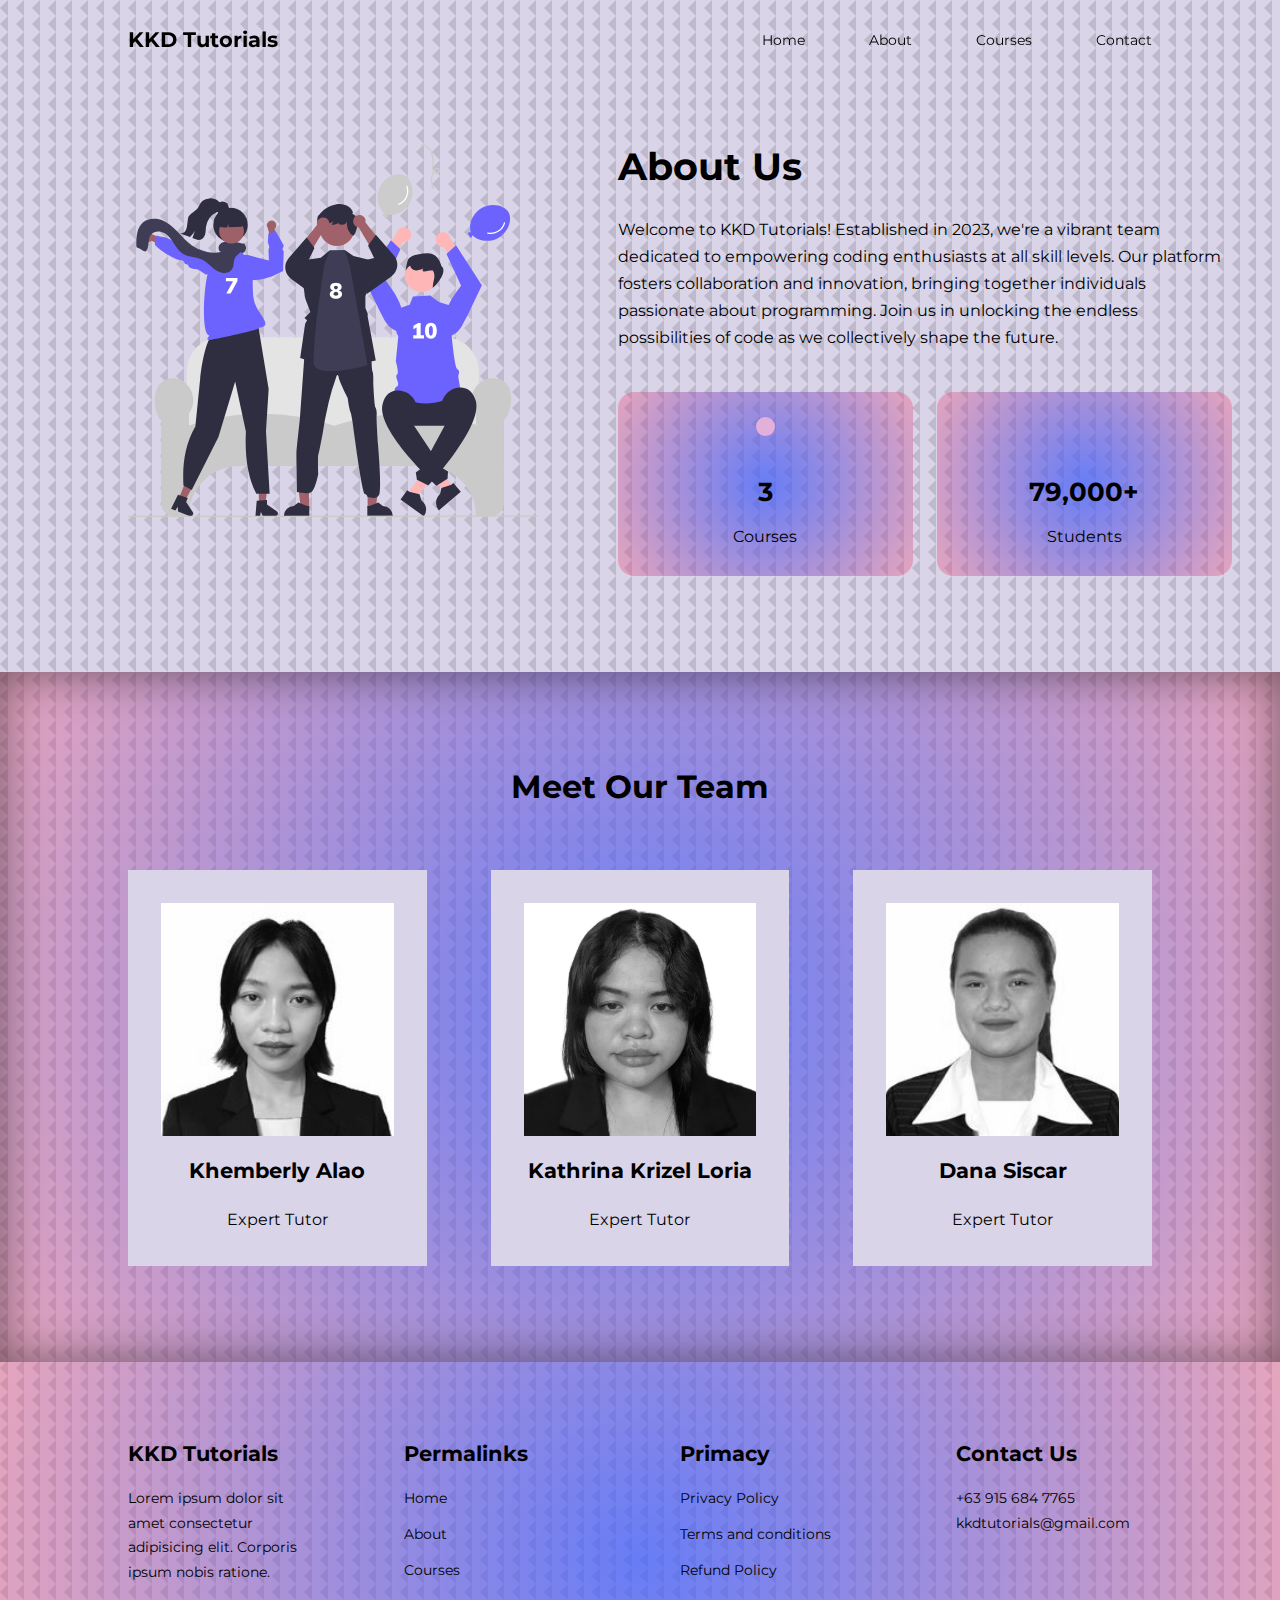
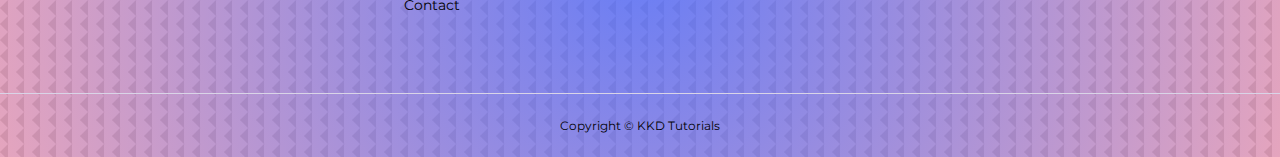
<file: Multipage Education Website/about.html>
<!DOCTYPE html>
<html lang="en">
<head>
    <meta charset="UTF-8">
    <meta http-equiv="X-UA-Compatible" content="IE=edge">
    <meta name="viewport" content="width=device-width, initial-scale=1.0">
    <title>KKD Tutorials</title>

    <!-- ICONSCOUT CDN -->
    <link rel="stylesheet" href="https://unicons.iconscout.com/release/v2.1.6/css/unicons.css">

    <!-- GOOGLE FONTS (MONTSERRAT) -->
    <link rel="preconnect" href="https://fonts.googleapis.com">
    <link rel="preconnect" href="https://fonts.gstatic.com" crossorigin>
    <link href="https://fonts.googleapis.com/css2?family=Montserrat:wght@300;400;500;600;700;800;900&display=swap" rel="stylesheet">

    <link rel="stylesheet" href="./css/style.css">
    <link rel="stylesheet" href="./css/about.css">

    <style>
        body { background-image: url("./images/bg-texture.png") }
    </style>
</head>
<body>
    <nav>
        <div class="container nav__container">
            <a href="index.html"><h4>KKD Tutorials</h4></a>
            <ul class="nav__menu">
                <li><a href="index.html">Home</a></li>
                <li><a href="about.html">About</a></li>
                <li><a href="courses.html">Courses</a></li>
                <li><a href="contact.html">Contact</a></li>
            </ul>
            <button id="open-menu-btn"><i class="uil uil-bars"></i></button>
            <button id="close-menu-btn"><i class="uil uil-multiply"></i></button>
        </div>
    </nav>
    <!--========================== END OF NAVBAR ============================-->

    <section class="about__achievements">
        <div class="container about__achievements-container">
            <div class="about__achievements-left">
                <img src="./images/about achievements.svg">
            </div>

            <div class="about__achievements-right">
                <h1>About Us</h1>
                <p>
                    Welcome to KKD Tutorials! Established in 2023, we're a vibrant team dedicated to empowering coding enthusiasts at all skill levels. Our platform fosters collaboration and innovation, bringing together individuals passionate about programming. Join us in unlocking the endless possibilities of code as we collectively shape the future.
                <div class="achievements__cards">
                    <article class="achievement__card">
                        <span class="achievement__icon">
                            <i class="uil uil-video"></i>
                        </span>
                        <h3>3</h3>
                        <p>Courses</p>
                    </article>
                    
                    <article class="achievement__card">
                        <span class="achievement__icon">
                            <i class="uil uil-users-alt"></i>
                        </span>
                        <h3>79,000+</h3>
                        <p>Students</p>
                    </article>
                </div>
            </div>
        </div>
    </section>
    <!--========================== END OF ACHIEVEMENTS ============================-->








    <section class="team">
    <h2>Meet Our Team</h2>
    <div class="container team__container">
        <article class="team__member">
        <div class="team__member-image">
            <img src="./images/khem.jpg">
        </div>
        <div class="team__member-info">
            <h4>Khemberly Alao</h4>
            <p>Expert Tutor</p>
        </div>
        <div class="team__member-socials">
            <a href="https://instagram.com"><i class="uil uil-instagram"></i></a>
            <a href="https://twitter.com"><i class="uil uil-twitter-alt"></i></a>
            <a href="https://linkedin.com"><i class="uil uil-linkedin-alt"></i></a>
        </div>
        </article>
        
        <article class="team__member">
        <div class="team__member-image">
            <img src="./images/kathrin.jpg">
        </div>
        <div class="team__member-info">
            <h4>Kathrina Krizel Loria</h4>
            <p>Expert Tutor</p>
        </div>
        <div class="team__member-socials">
            <a href="https://instagram.com"><i class="uil uil-instagram"></i></a>
            <a href="https://twitter.com"><i class="uil uil-twitter-alt"></i></a>
            <a href="https://linkedin.com"><i class="uil uil-linkedin-alt"></i></a>
        </div>
        </article>
        

        <article class="team__member">
        <div class="team__member-image">
            <img src="./images/dana.jpg">
        </div>
        <div class="team__member-info">
            <h4>Dana Siscar</h4>
            <p>Expert Tutor</p>
        </div>
        <div class="team__member-socials">
            <a href="https://instagram.com"><i class="uil uil-instagram"></i></a>
            <a href="https://twitter.com"><i class="uil uil-twitter-alt"></i></a>
            <a href="https://linkedin.com"><i class="uil uil-linkedin-alt"></i></a>
        </div>
        </article>
        

        
        </div>
    </section>
    <!--========================== END OF TEAM ============================-->


    


    

    <footer>
        <div class="container footer__container">
          <div class="footer__1">
            <a href="index.html" class="footer__logo"><h4>KKD Tutorials</h4></a>
            <p>
              Lorem ipsum dolor sit amet consectetur adipisicing elit. Corporis ipsum nobis ratione.
            </p>
          </div>
  
          <div class="footer__2">
            <h4>Permalinks</h4>
            <ul class="permalinks">
              <li><a href="index.html">Home</a></li>
              <li><a href="about.html">About</a></li>
              <li><a href="courses.html">Courses</a></li>
              <li><a href="contact.html">Contact</a></li>
            </ul>
          </div>
  
          <div class="footer__3">
            <h4>Primacy</h4>
            <ul class="privacy">
              <li><a href="#">Privacy Policy</a></li>
              <li><a href="#">Terms and conditions</a></li>
              <li><a href="#">Refund Policy</a></li>
            </ul>
          </div>
  
          <div class="footer__4">
            <h4>Contact Us</h4>
          <div>
            <p>+63 915 684 7765</p>
            <p>kkdtutorials@gmail.com</p>
          </div>

          <ul class="footer__socials">
            <li>
              <a href="#"><i class="uil uil-facebook-f"></i></a>
            </li>
            <li>
              <a href="#"><i class="uil uil-instagram-alt"></i></a>
            </li>
            <li>
              <a href="#"><i class="uil uil-twitter"></i></a>
            </li>
            <li>
              <a href="#"><i class="uil uil-linkedin-alt"></i></a>
            </li>
          </ul>
        </div>
      </div>
      <div class="footer__copyright">
        <small>Copyright &copy; KKD Tutorials</small>
      </div>
      </footer>


      <script src="./main.js"></script>
</body>
</html>
</file>
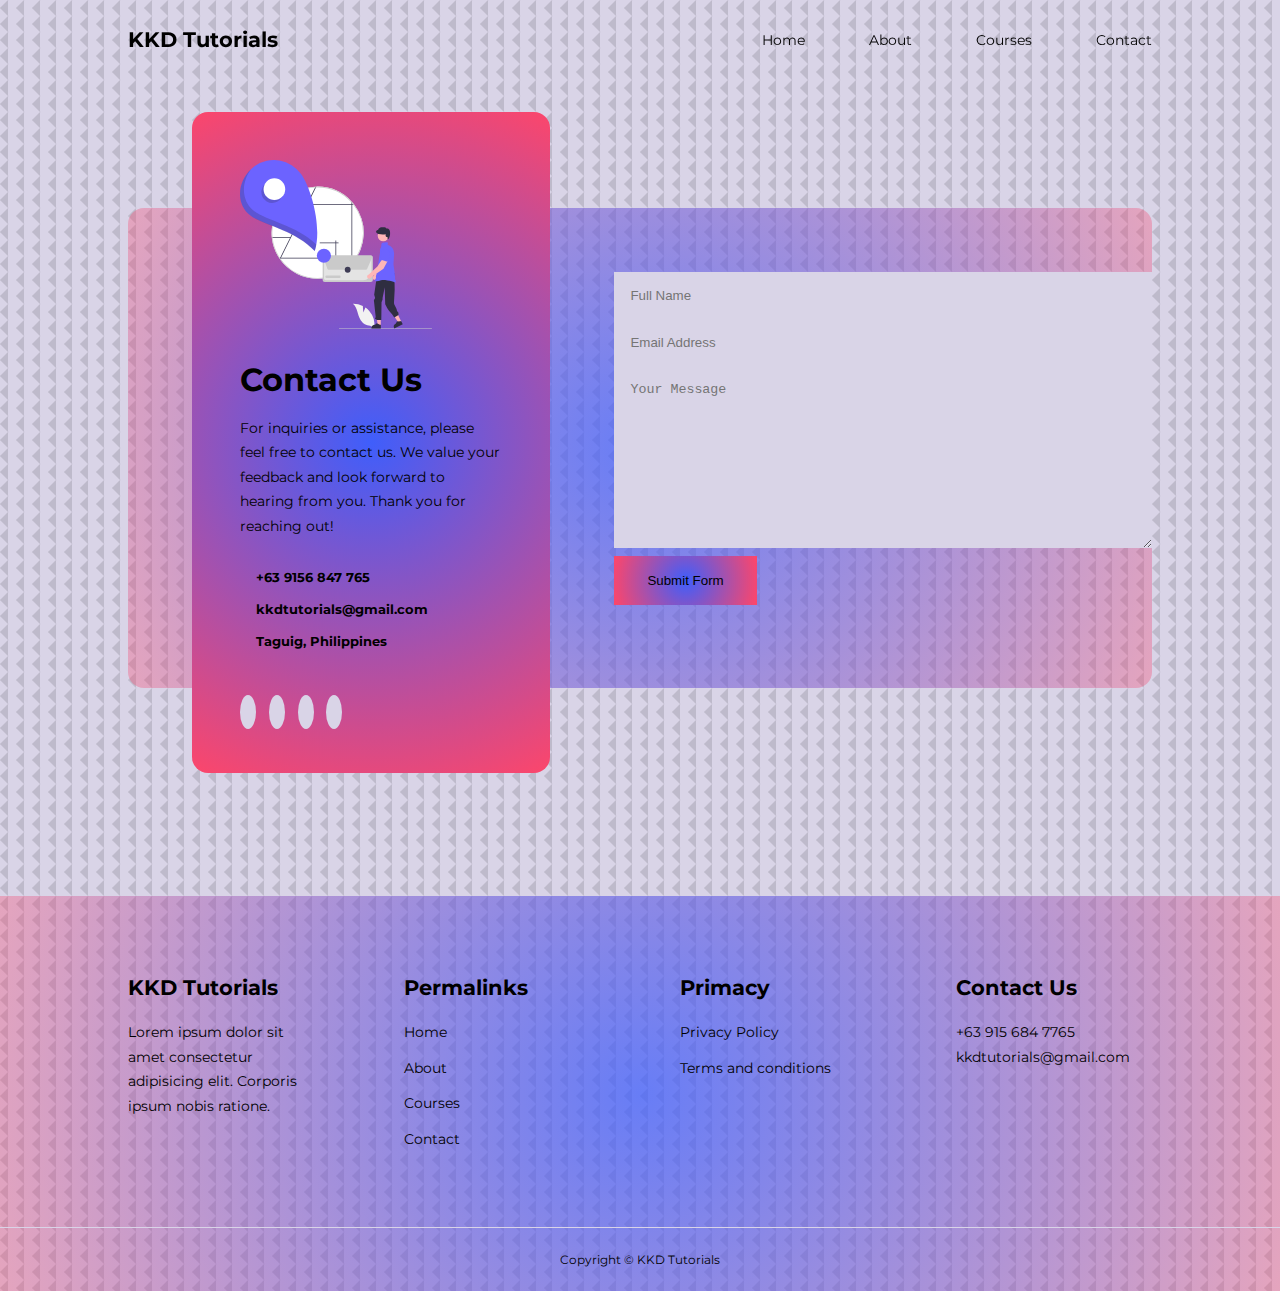
<file: Multipage Education Website/contact.html>
<!DOCTYPE html>
<html lang="en">
<head>
    <meta charset="UTF-8">
    <meta http-equiv="X-UA-Compatible" content="IE=edge">
    <meta name="viewport" content="width=device-width, initial-scale=1.0">
    <title>KKD Tutorials</title>

    <!-- ICONSCOUT CDN -->
    <link rel="stylesheet" href="https://unicons.iconscout.com/release/v2.1.6/css/unicons.css">

    <!-- GOOGLE FONTS (MONTSERRAT) -->
    <link rel="preconnect" href="https://fonts.googleapis.com">
    <link rel="preconnect" href="https://fonts.gstatic.com" crossorigin>
    <link href="https://fonts.googleapis.com/css2?family=Montserrat:wght@300;400;500;600;700;800;900&display=swap" rel="stylesheet">

    <link rel="stylesheet" href="./css/style.css">
    <link rel="stylesheet" href="./css/contact.css">

    <style>
        body { background-image: url("./images/bg-texture.png") }
    </style>
</head>
<body>
    <nav>
        <div class="container nav__container">
            <a href="index.html"><h4>KKD Tutorials</h4></a>
            <ul class="nav__menu">
                <li><a href="index.html">Home</a></li>
                <li><a href="about.html">About</a></li>
                <li><a href="courses.html">Courses</a></li>
                <li><a href="contact.html">Contact</a></li>
            </ul>
            <button id="open-menu-btn"><i class="uil uil-bars"></i></button>
            <button id="close-menu-btn"><i class="uil uil-multiply"></i></button>
        </div>
    </nav>
    <!--========================== END OF NAVBAR ============================-->









    <section class="contact">
        <div class="container contact__container">
        <aside class="contact__aside">
            <div class="aside__image">
                <img src="./images/contact.svg">
            </div>
            <h2>Contact Us</h2>
            <p>
              For inquiries or assistance, please feel free to contact us. We value your feedback and look forward to hearing from you. Thank you for reaching out!
            </p>
            <ul class="contact__details">
                <li>
                <i class="uil uil-phone-times"></i>
                <h5>+63 9156 847 765</h5>
                </li>
                <li>
                <i class="uil uil-envelope"></i>
                <h5>kkdtutorials@gmail.com</h5>
                </li>
                <li>
                <i class="uil uil-location-point"></i>
                <h5>Taguig, Philippines</h5>
                </li>
            </ul>
            <ul class="contact__socials">
                <li> <a href="https://facebook.com"><i class="uil uil-facebook-f"></i></a> </li>
                <li> <a href="https://instagram.com"><i class="uil uil-instagram"></i></a> </li>
                <li> <a href="https://twitter.com"><i class="uil uil-twitter"></i></a> </li>
                <li> <a href="https://linkedin.com"><i class="uil uil-linkedin-alt"></i></a> </li>
            </ul>
            </aside>
            <form target="_blank" action="https://formsubmit.co/kkdtutorialsa@gmail.com" method="POST">
                    <input type="text" name="name" class="form-control" placeholder="Full Name" required>
                    <input type="email" name="email" class="form-control" placeholder="Email Address" required>
                <textarea placeholder="Your Message" class="form-control" name="message" rows="10" required></textarea>
              <button type="submit" class="btn btn-lg btn-dark btn-block">Submit Form</button>
            </form>
        </div>
    </section>
    <footer>
        <div class="container footer__container">
          <div class="footer__1">
            <a href="index.html" class="footer__logo"><h4>KKD Tutorials</h4></a>
            <p>
              Lorem ipsum dolor sit amet consectetur adipisicing elit. Corporis ipsum nobis ratione.
            </p>
          </div>
  
          <div class="footer__2">
            <h4>Permalinks</h4>
            <ul class="permalinks">
              <li><a href="index.html">Home</a></li>
              <li><a href="about.html">About</a></li>
              <li><a href="courses.html">Courses</a></li>
              <li><a href="contact.html">Contact</a></li>
            </ul>
          </div>
  
          <div class="footer__3">
            <h4>Primacy</h4>
            <ul class="privacy">
              <li><a href="#">Privacy Policy</a></li>
              <li><a href="#">Terms and conditions</a></li>
            </ul>
          </div>
  
          <div class="footer__4">
            <h4>Contact Us</h4>
            <div>
              <p>+63 915 684 7765</p>
              <p>kkdtutorials@gmail.com</p>
            </div>
  
            <ul class="footer__socials">
              <li>
                <a href="#"><i class="uil uil-facebook-f"></i></a>
              </li>
              <li>
                <a href="#"><i class="uil uil-instagram-alt"></i></a>
              </li>
              <li>
                <a href="#"><i class="uil uil-twitter"></i></a>
              </li>
              <li>
                <a href="#"><i class="uil uil-linkedin-alt"></i></a>
              </li>
            </ul>
          </div>
        </div>
        <div class="footer__copyright">
          <small>Copyright &copy; KKD Tutorials</small>
        </div>
      </footer>


      <script src="./main.js"></script>
</body>
</html>
</file>
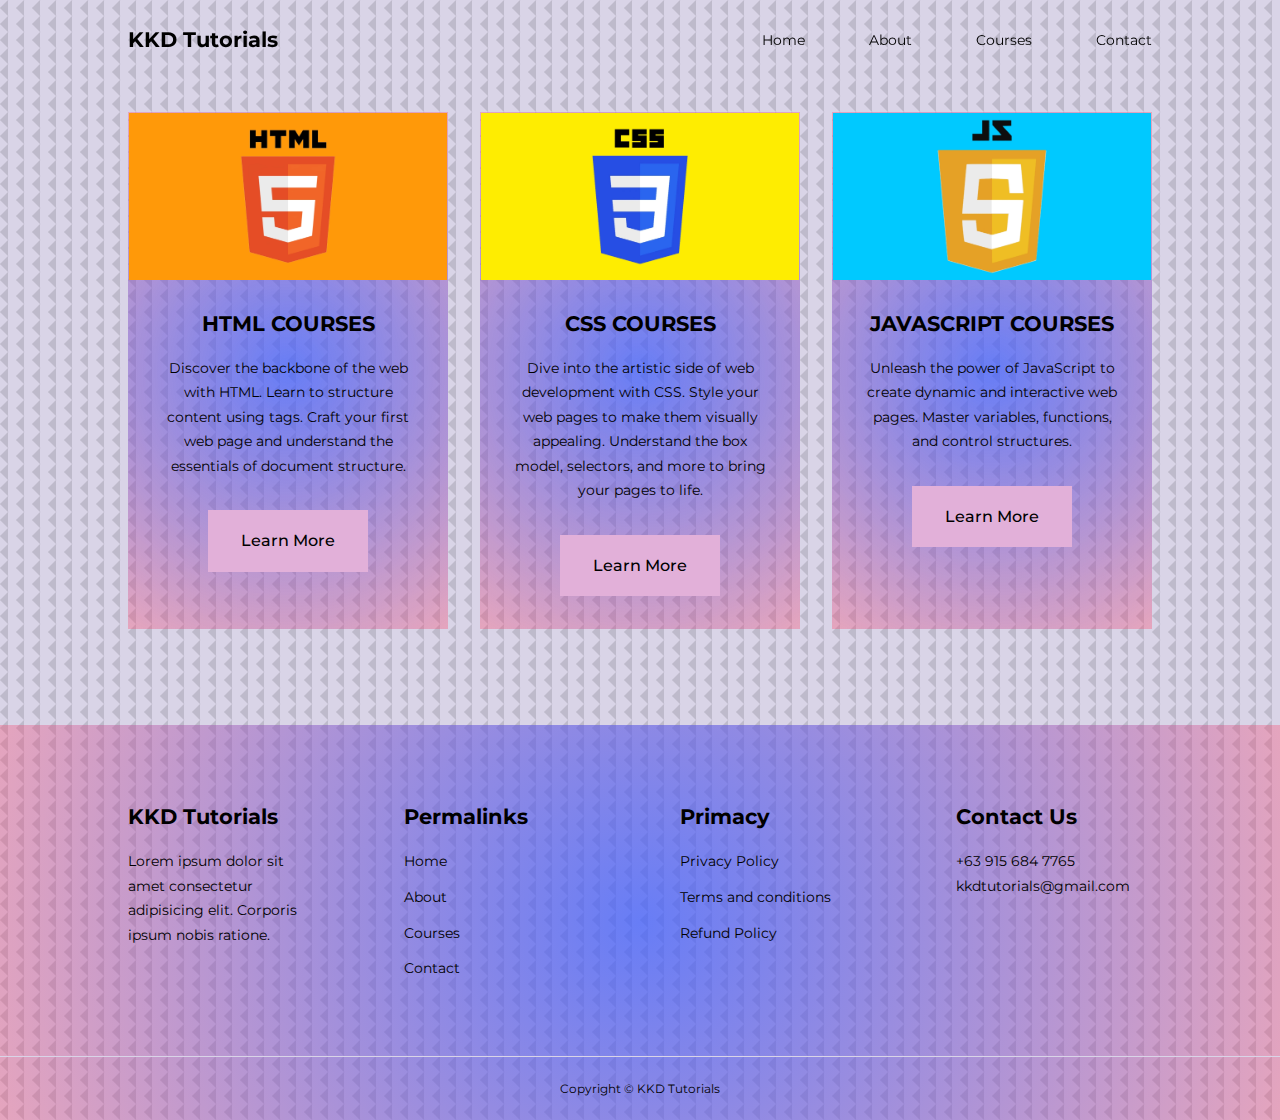
<file: Multipage Education Website/courses.html>
<!DOCTYPE html>
<html lang="en">
<head>
    <meta charset="UTF-8">
    <meta http-equiv="X-UA-Compatible" content="IE=edge">
    <meta name="viewport" content="width=device-width, initial-scale=1.0">
    <title>KKD Tutorials</title>
    <!-- ICONSCOUT CDN -->
    <link rel="stylesheet" href="https://unicons.iconscout.com/release/v2.1.6/css/unicons.css">

    <!-- GOOGLE FONTS (MONTSERRAT)-->
    <link rel="preconnect" href="https://fonts.googleapis.com">
    <link rel="preconnect" href="https://fonts.gstatic.com" crossorigin>
    <link href="https://fonts.googleapis.com/css2?family=Montserrat:wght@300;400;500;600;700;800;900&display=swap" rel="stylesheet">

    <!-- STYLESHEETS -->
    <link rel="stylesheet" href="./css/style.css">
    <style>
      body { background-image: url("./images/bg-texture.png") }
      .courses { margin-top: 1rem  }
    </style>
</head>
<body>
    <nav>
        <div class="container nav__container">
            <a href="index.html" class="nav__logo"><h4>KKD Tutorials</h4></a>
            <ul class="nav__menu">
                <li><a href="index.html">Home</a></li>
                <li><a href="about.html">About</a></li>
                <li><a href="courses.html">Courses</a></li>
                <li><a href="contact.html">Contact</a></li>
            </ul>
            <button id="open-menu-btn"><i class="uil uil-bars"></i></button>
            <button id="close-menu-btn"><i class="uil uil-multiply"></i></button>
        </div>
    </nav>
    <!--====================== END OF NAV =====================-->






    
    <section class="courses">
      <div class="container courses__container">
        <article class="course">
          <div class="course__image">
            <img src="./images/html.jpg" />
          </div>
          <div class="course__info">
            <h4>HTML COURSES</h4>
            <p>
              Discover the backbone of the web with HTML.
Learn to structure content using tags.
Craft your first web page and understand the essentials of document structure.
            </p>
            <a href="html2.html" class="btn btn-primary">Learn More</a>
          </div>
        </article>
        

        <article class="course">
          <div class="course__image">
            <img src="./images/css.jpg" />
          </div>
          <div class="course__info">
            <h4>CSS COURSES</h4>
            <p>
              Dive into the artistic side of web development with CSS.
              Style your web pages to make them visually appealing.
              Understand the box model, selectors, and more to bring your pages to life.
            </p>
            <a href="css.html" class="btn btn-primary">Learn More</a>
          </div>
        </article>

        <article class="course">
          <div class="course__image">
            <img src="./images/js.jpg" />
          </div>
          <div class="course__info">
            <h4>JAVASCRIPT COURSES</h4>
            <p>
              Unleash the power of JavaScript to create dynamic and interactive web pages.
Master variables, functions, and control structures.
</p>
            <a href="js.html" class="btn btn-primary">Learn More</a>
          </div>
        </article>
      </div>
    </section>
    <!--END OF COURSES-->

    <footer class="footer">
      <div class="container footer__container">
        <div class="footer__1">
          <a href="index.html" class="footer__logo"><h4>KKD Tutorials</h4></a>
          <p>
            Lorem ipsum dolor sit amet consectetur adipisicing elit. Corporis ipsum nobis ratione.
          </p>
        </div>

        <div class="footer__2">
          <h4>Permalinks</h4>
          <ul class="permalinks">
            <li><a href="index.html">Home</a></li>
            <li><a href="about.html">About</a></li>
            <li><a href="courses.html">Courses</a></li>
            <li><a href="contact.html">Contact</a></li>
          </ul>
        </div>

        <div class="footer__3">
          <h4>Primacy</h4>
          <ul class="privacy">
            <li><a href="#">Privacy Policy</a></li>
            <li><a href="#">Terms and conditions</a></li>
            <li><a href="#">Refund Policy</a></li>
          </ul>
        </div>

        <div class="footer__4">
          <h4>Contact Us</h4>
          <div>
            <p>+63 915 684 7765</p>
            <p>kkdtutorials@gmail.com</p>
          </div>

          <ul class="footer__socials">
            <li>
              <a href="#"><i class="uil uil-facebook-f"></i></a>
            </li>
            <li>
              <a href="#"><i class="uil uil-instagram-alt"></i></a>
            </li>
            <li>
              <a href="#"><i class="uil uil-twitter"></i></a>
            </li>
            <li>
              <a href="#"><i class="uil uil-linkedin-alt"></i></a>
            </li>
          </ul>
        </div>
      </div>
      <div class="footer__copyright">
        <small>Copyright &copy; KKD Tutorials</small>
      </div>
    </footer>
  
  
      <script src="./main.js"></script>
  </body>
  </html>
</file>
<file: Multipage Education Website/css/style.css>
* {
  margin: 0;
  padding: 0;
  border: 0;
  outline: 0;
  text-decoration: none;
  list-style: none;
  box-sizing: border-box;
}

:root {
  --color-primary: radial-gradient(circle, rgba(63,94,251,1) 0%, rgba(252,70,107,1) 100%);
  --color-success:rgba(231, 230, 231, 0);
  --color-warning: #000000;
  --color-danger:  #e2b0d9;
  --color-danger-variant: rgba(255, 255, 255, 0);
  --color-white:   radial-gradient(circle, rgba(63,94,251,1) 0%, rgba(252,70,107,1) 100%);;
  --color-light: rgb(0, 0, 0);
  --color-black: #000000;
  --color-bg:#d9d4e7;
  --color-bg1: radial-gradient(circle, rgba(63,94,251,0.7357317927170868) 0%, rgba(252,70,107,0.335171568627451) 100%);
  --color-bg2: #d9d4e7;
  --container-width-lg: 80%;
  --container-width-md: 90%;
  --container-width-sm: 94%;

  --transition: all 400ms ease;
}

body {
  font-family: "Montserrat", sans-serif;
  line-height: 1.7;
  color: var(--color-white);
  background: var(--color-bg);
}

.container {
  width: var(--container-width-lg);
  margin: 0 auto;
}

section {
  padding: 6rem 0;
}

section h2 {
  text-align: center;
  margin-bottom: 4rem;
}

h1,
h2,
h3,
h4,
h5 {
  line-height: 1.2;
}

h1 {
  font-size: 2.4rem;
}

h2 {
  font-size: 2rem;
}

h3 {
  font-size: 1.6rem;
}

h4 {
  font-size: 1.3rem;
}

a {
  color: var(--color-white);
}

img {
  width: 100%;
  display: block;
  object-fit: cover;
}

.btn {
  display: inline-block;
  background: var(--color-white);
  color: var(--color-black);
  padding: 1rem 2rem;
  border: 1px solid transparent;
  font-weight: 500;
  transition: var(--transition);
}

.btn:hover {
  background: transparent;
  color: var(--color-white);
  border-color: var(--color-white);
}

.btn-primary {
  background: var(--color-danger);
  color: var(--color-white);
}

/* =================== NAVBAR ===================== */
nav {
  background: transparent;
  width: 100vw;
  height: 5rem;
  position: fixed;
  top: 0;
  z-index: 11;
}

/* change navbar styles on scroll using javascript */
.window-scroll {
  background: var(--color-primary);
  box-shadow: 0 1rem 2rem rgba(0, 0, 0, 0.2);
}

.nav__container {
  height: 100%;
  display: flex;
  justify-content: space-between;
  align-items: center;
}

nav button {
  display: none;
}

.nav__menu {
  display: flex;
  align-items: center;
  gap: 4rem;
}

.nav__menu a {
  font-size: 0.9rem;
  transition: var(--transition);
}

.nav__menu a:hover {
  color: var(--color-bg2);
}

/* =================== HEADER ===================== */
header {
  position: relative;
  top: 5rem;
  overflow: hidden;
  height: 70vh;
  margin-bottom: 5rem;
}

.header__container {
  display: grid;
  grid-template-columns: 1fr 1fr;
  align-items: center;
  gap: 5rem;
  height: 100%;
}

.header__left p {
  margin: 1rem 0 2.4rem;
}

/* =================== CATEGORIES ===================== */
.categories {
  background: var(--color-bg1);
  height: 32rem;
}

.categories h1 {
  line-height: 1;
  margin-bottom: 3rem;
}

.categories__container {
  display: grid;
  grid-template-columns: 40% 60%;
}

.categories__left {
  margin-right: 4rem;
}

.categories__left p {
  margin: 1rem 0 3rem;
}

.categories__right {
  display: grid;
  grid-template-columns: repeat(3, 1fr);
  gap: 1.2rem;
}

.category {
  background: var(--color-bg2);
  padding: 2rem;
  border-radius: 2rem;
  transition: var(--transition);
}

.category:hover {
  box-shadow: 0 3rem 3rem rgba(0, 0, 0, 0.3);
  z-index: 1;
}

.category:nth-child(2) .category__icon {
  background: var(--color-danger);
}

.category:nth-child(3) .category__icon {
  background: var(--color-success);
}

.category:nth-child(4) .category__icon {
  background: var(--color-warning);
}

.category:nth-child(5) .category__icon {
  background: var(--color-success);
}

.category__icon {
  background: var(--color-primary);
  padding: 0.7rem;
  border-radius: 0.9rem;
}

.category h5 {
  margin: 2rem 0 1rem;
}

.category p {
  font-size: 0.85rem;
}

/* =================== POPULAR COURSES ===================== */
.courses {
  margin-top: 10rem;
}

.courses__container {
  display: grid;
  grid-template-columns: repeat(3, 1fr);
  gap: 2rem;
}

.course {
  background: var(--color-bg1);
  text-align: center;
  border: 1px solid transparent;
  transition: var(--transition);
}

.course:hover {
  background: transparent;
  border-color: var(--color-primary);
}

.course__info {
  padding: 2rem;
}

.course__info p {
  margin: 1.2rem 0 2rem;
  font-size: 0.9rem;
}

/* =================== FAQs ===================== */
.faqs {
  background: var(--color-bg1);
  box-shadow: inset 0 0 3rem rgba(0, 0, 0, 0.5);
}

.faqs__container {
  display: grid;
  grid-template-columns: 1fr 1fr;
  gap: 1rem;
}

.faq {
  padding: 2rem;
  display: flex;
  align-items: center;
  gap: 1.4rem;
  height: fit-content;
  background: var(--color-primary);
  cursor: pointer;
}

.faq h4 {
  font-size: 1rem;
  line-height: 2.2;
}

.faq__icon {
  align-self: flex-start;
  font-size: 1.2rem;
}

.faq p {
  margin-top: 0.8rem;
  display: none;
}

.faq.open p {
  display: block;
}
.testimonials__container {
  overflow-x: hidden;
  position: relative;
  margin-bottom: 5rem;
}

.testimonial {
  padding-top: 2rem;
}

.avatar {
  width: 6rem;
  height: 6rem;
  border-radius: 50%;
  overflow: hidden;
  margin: 0 auto 1rem;
  border: 1rem solid var(--color-bg1);
}

.testimonial__info {
  text-align: center;
}

.testimonial__body {
  background: var(--color-primary);
  padding: 2rem;
  margin-top: 3rem;
  position: relative;
}

.testimonial__body::before {
  content: "";
  display: block;
  background: linear-gradient(
    135deg,
    transparent,
    var(--color-primary),
    var(--color-primary),
    var(--color-primary)
  );
  width: 3rem;
  height: 3rem;
  position: absolute;
  left: 50%;
  top: -1.5rem;
  transform: rotate(45deg);
}

/* =================== FOOTER ===================== */
footer {
  background: var(--color-bg1);
  padding-top: 5rem;
  font-size: 0.9rem;
}

.footer__container {
  display: grid;
  grid-template-columns: repeat(4, 1fr);
  gap: 5rem;
}

.footer__container > div h4 {
  margin-bottom: 1.2rem;
}

.footer__1 p {
  margin: 0 0 2rem;
}

footer ul li {
  margin-bottom: 0.7rem;
}

footer ul li a:hover {
  text-decoration: underline;
}

.footer__socials {
  display: flex;
  gap: 1rem;
  font-size: 1.2rem;
  margin-top: 2rem;
}

.footer__copyright {
  text-align: center;
  margin-top: 4rem;
  padding: 1.2rem 0;
  border-top: 1px solid var(--color-bg2);
}

/* ===================== MEDIA QUERIES (TABLETS) ==================== */
@media screen and (max-width: 1024px) {
  .container {
    width: var(--container-width-md);
  }

  h1 {
    font-size: 2.2rem;
  }

  h2 {
    font-size: 1.7rem;
  }

  h3 {
    font-size: 1.4rem;
  }

  h4 {
    font-size: 1.2rem;
  }

  /* ====================== NAVBAR ===================== */
  nav button {
    display: inline-block;
    background: transparent;
    font-size: 1.8rem;
    color: var(--color-white);
    cursor: pointer;
  }

  nav button#close-menu-btn {
    display: none;
  }

  .nav__menu {
    position: fixed;
    top: 5rem;
    right: 5%;
    height: fit-content;
    width: 18rem;
    flex-direction: column;
    gap: 0;
    display: none;
  }

  .nav__menu li {
    width: 100%;
    height: 5.8rem;
    animation: animateNavItems 400ms linear forwards;
    transform-origin: top right;
    opacity: 0;
  }

  .nav__menu li:nth-child(2) {
    animation-delay: 200ms;
  }

  .nav__menu li:nth-child(3) {
    animation-delay: 400ms;
  }

  .nav__menu li:nth-child(4) {
    animation-delay: 600ms;
  }

  @keyframes animateNavItems {
    0% {
      transform: rotateZ(-90deg) rotateX(90deg) scale(0.1);
    }

    100% {
      transform: rotateZ(0) rotateX(0) scale(1);
      opacity: 1;
    }
  }

  .nav__menu li a {
    background: var(--color-primary);
    box-shadow: -4rem 6rem 10rem rgba(0, 0, 0, 0.6);
    width: 100%;
    height: 100%;
    display: grid;
    place-items: center;
  }

  .nav__menu li a:hover {
    background: var(--color-bg2);
    color: var(--color-white);
  }

  /* ====================== HEADER ===================== */
  header {
    height: 52vh;
    margin-bottom: 4rem;
  }

  .header__container {
    gap: 0;
    padding-bottom: 3rem;
  }

  /* ====================== CATEGORIES ===================== */
  .categories {
    height: auto;
  }

  .categories__container {
    grid-template-columns: 1fr;
    gap: 3rem;
  }

  .categories__left {
    margin-right: 0;
  }

  /* ====================== POPULAR COURSES ===================== */
  .courses {
    margin-top: 0;
  }

  .courses__container {
    grid-template-columns: 1fr 1fr;
  }

  /* ====================== FAQs ===================== */
  .faqs__container {
    grid-template-columns: 1fr;
  }

  .faq {
    padding: 1.5rem;
  }

  /* ====================== FOOTER ===================== */
  .footer__container {
    grid-template-columns: 1fr 1fr;
  }
}

/* ======================== MEDIA QUERIES (PHONES) ======================= */
@media screen and (max-width: 600px) {
  .container {
    width: var(--container-width-sm);
  }

  /* ====================== NAVBAR ===================== */
  .nav__menu {
    right: 3%;
  }

  /* ====================== HEADER ===================== */
  header {
    height: 100vh;
  }

  .header__container {
    grid-template-columns: 1fr;
    text-align: center;
    margin-top: 0;
  }

  .header__left p {
    margin-bottom: 1.3rem;
  }

  /* ====================== CATEGORIES ===================== */
  .categories__right {
    grid-template-columns: 1fr 1fr;
    gap: 0.7rem;
  }

  .category {
    padding: 1rem;
    border-radius: 1rem;
  }

  .category__icon {
    margin-top: 4px;
    display: inline-block;
  }

  /* ====================== POPULAR COURSES ===================== */
  .courses__container {
    grid-template-columns: 1fr;
  }

  /* ====================== TESTIMONIALS ===================== */
  .testimonial__body {
    padding: 1.2rem;
  }

  /* ====================== FOOTER ===================== */
  .footer__container {
    grid-template-columns: 1fr;
    text-align: center;
    gap: 2rem;
  }

  .footer__1 p {
    margin: 1rem auto;
  }

  .footer__socials {
    justify-content: center;
  }
}
</file>
<file: Multipage Education Website/css/about.css>
/* ============== ACHIEVEMENTS ============= */
.about__achievements {
  margin-top: 3rem;
}

.about__achievements-container {
  display: grid;
  grid-template-columns: 40% 60%;
  gap: 5rem;
}

.about__achievements-right > p {
  margin: 1.6rem 0 2.5rem;
}

.achievements__cards {
  display: grid;
  grid-template-columns: repeat(2, 1fr);
  gap: 1.5rem;
}

.achievement__card {
  background: var(--color-bg1);
  padding: 1.6rem;
  border-radius: 1rem;
  text-align: center;
  transition: var(--transition);
}

.achievement__card:hover {
  background: var(--color-bg2);
  box-shadow: 0 3rem 3rem rgba(0, 0, 0, 0.3);
}

.achievement__icon {
  background: var(--color-danger);
  padding: 0.6rem;
  border-radius: 1rem;
  display: inline-block;
  margin-bottom: 2rem;
  font-size: 2rem;
}

.achievement__card:nth-child(2) .achievement__icon {
  background: var(--color-success);
}

.achievement__card:nth-child(3) .achievement__icon {
  background: var(--color-primary);
}

.achievement__card p {
  margin-top: 1rem;
}

/* ============== TEAM ============= */
.team {
  background: var(--color-bg1);
  box-shadow: inset 0 0 3rem rgba(0, 0, 0, 0.5);
}

.team__container {
  display: grid;
  grid-template-columns: repeat(3, 1fr);
  gap: 4rem;
}

.team__member {
  background: var(--color-bg2);
  padding: 2rem;
  border: 1px solid transparent;
  transition: var(--transition);
  position: relative;
  overflow: hidden;
}

.team__member:hover {
  background: transparent;
  border-color: var(--color-primary);
}

.team__member-image img {
  filter: saturate(0);
}

.team__member:hover img {
  filter: saturate(1);
}

.team__member-info * {
  text-align: center;
  margin-top: 1.4rem;
}

.team__member-info p {
  color: var(--color-light);
}

.team__member-socials {
  position: absolute;
  top: 50%;
  transform: translateY(-50%);
  right: -100%;
  display: flex;
  flex-direction: column;
  background: var(--color-primary);
  border-radius: 1rem 0 0 1rem;
  box-shadow: -2rem 0 2rem rgba(0, 0, 0, 0.3);
  transition: var(--transition);
  overflow: hidden;
}

.team__member:hover .team__member-socials {
  right: 0;
}

.team__member-socials a {
  padding: 1rem;
  transition: var(--transition);
}

.team__member-socials a:hover {
  background: var(--color-bg2);
}
/* ==================== MEDIA QUERIES (TABLETS) ================= */
@media screen and (max-width: 1024px) {
  .about__achievements {
    margin-top: 2rem;
  }

  .about__achievements-container {
    grid-template-columns: 1fr;
    gap: 4rem;
  }

  .about__achievements-left {
    width: 80%;
    margin: 0 auto;
  }

  .team__container {
    grid-template-columns: repeat(3, 1fr);
    gap: 1.5rem;
  }

  .team__member {
    padding: 1rem;
  }
}

/* ==================== MEDIA QUERIES (TABLETS) ================= */
@media screen and (max-width: 600px) {
  .achievements__cards {
    grid-template-columns: 1fr 1fr;
    gap: 0.7rem;
  }

  .team__container {
    grid-template-columns: 1fr 1fr;
    gap: 0.7rem;
  }

  .team__member {
    padding: 0;
  }

  .team__member p {
    margin-bottom: 1.5rem;
  }
}
</file>
<file: Multipage Education Website/css/contact.css>
.contact__container {
  background: var(--color-bg1);
  padding: 4rem;
  display: grid;
  grid-template-columns: 40% 60%;
  gap: 4rem;
  height: 30rem;
  margin: 7rem auto;
  border-radius: 1rem;
}

/* =================== ASIDE ================ */
.contact__aside {
  background: var(--color-primary);
  padding: 3rem;
  border-radius: 1rem;
  position: relative;
  bottom: 10rem;
}

.aside__image {
  width: 12rem;
  margin-bottom: 2rem;
}

.contact__aside h2 {
  text-align: left;
  margin-bottom: 1rem;
}

.contact__aside p {
  font-size: 0.9rem;
  margin-bottom: 2rem;
}

.contact__details li {
  display: flex;
  gap: 1rem;
  align-items: center;
  margin-bottom: 1rem;
}

.contact__socials {
  display: flex;
  gap: 0.8rem;
  margin-top: 3rem;
}

.contact__socials a {
  background: var(--color-bg2);
  padding: 0.5rem;
  border-radius: 50%;
  font-size: 0.9rem;
  transition: var(--transition);
}

.contact__socials a:hover {
  background: transparent;
}

/* =================== FORM ================ */
.contact__form {
  display: flex;
  flex-direction: column;
  gap: 1.2rem;
  margin-right: 4rem;
}

.form__name {
  display: flex;
  gap: 1.2rem;
}

.contact__form input[type="text"] {
  width: 50%;
}

input,
textarea {
  width: 100%;
  padding: 1rem;
  background: var(--color-bg);
  color: var(--color-white);
}

.contact__form .btn {
  width: max-content;
  margin-top: 1rem;
  cursor: pointer;
}

/* =================== MEDIA QUERIES (TABLETS) ================ */
@media screen and (max-width: 1024px) {
  .contact {
    padding-bottom: 0;
  }

  .contact__container {
    gap: 1.5rem;
    margin-top: 3rem;
    height: auto;
    padding: 1.5rem;
  }

  .contact__aside {
    width: auto;
    padding: 1.5rem;
    bottom: 0;
  }

  .contact__form {
    align-self: center;
    margin-right: 1.5rem;
  }
}

/* =================== MEDIA QUERIES (PHONES) ================ */
@media screen and (max-width: 600px) {
  .contact__container {
    grid-template-columns: 1fr;
    gap: 3rem;
    margin-top: 0;
    padding: 0;
  }

  .contact__form {
    margin: 0 1.5rem 3rem;
  }

  .form__name {
    flex-direction: column;
  }

  .form__name input[type="text"] {
    width: 100%;
  }
}
</file>
